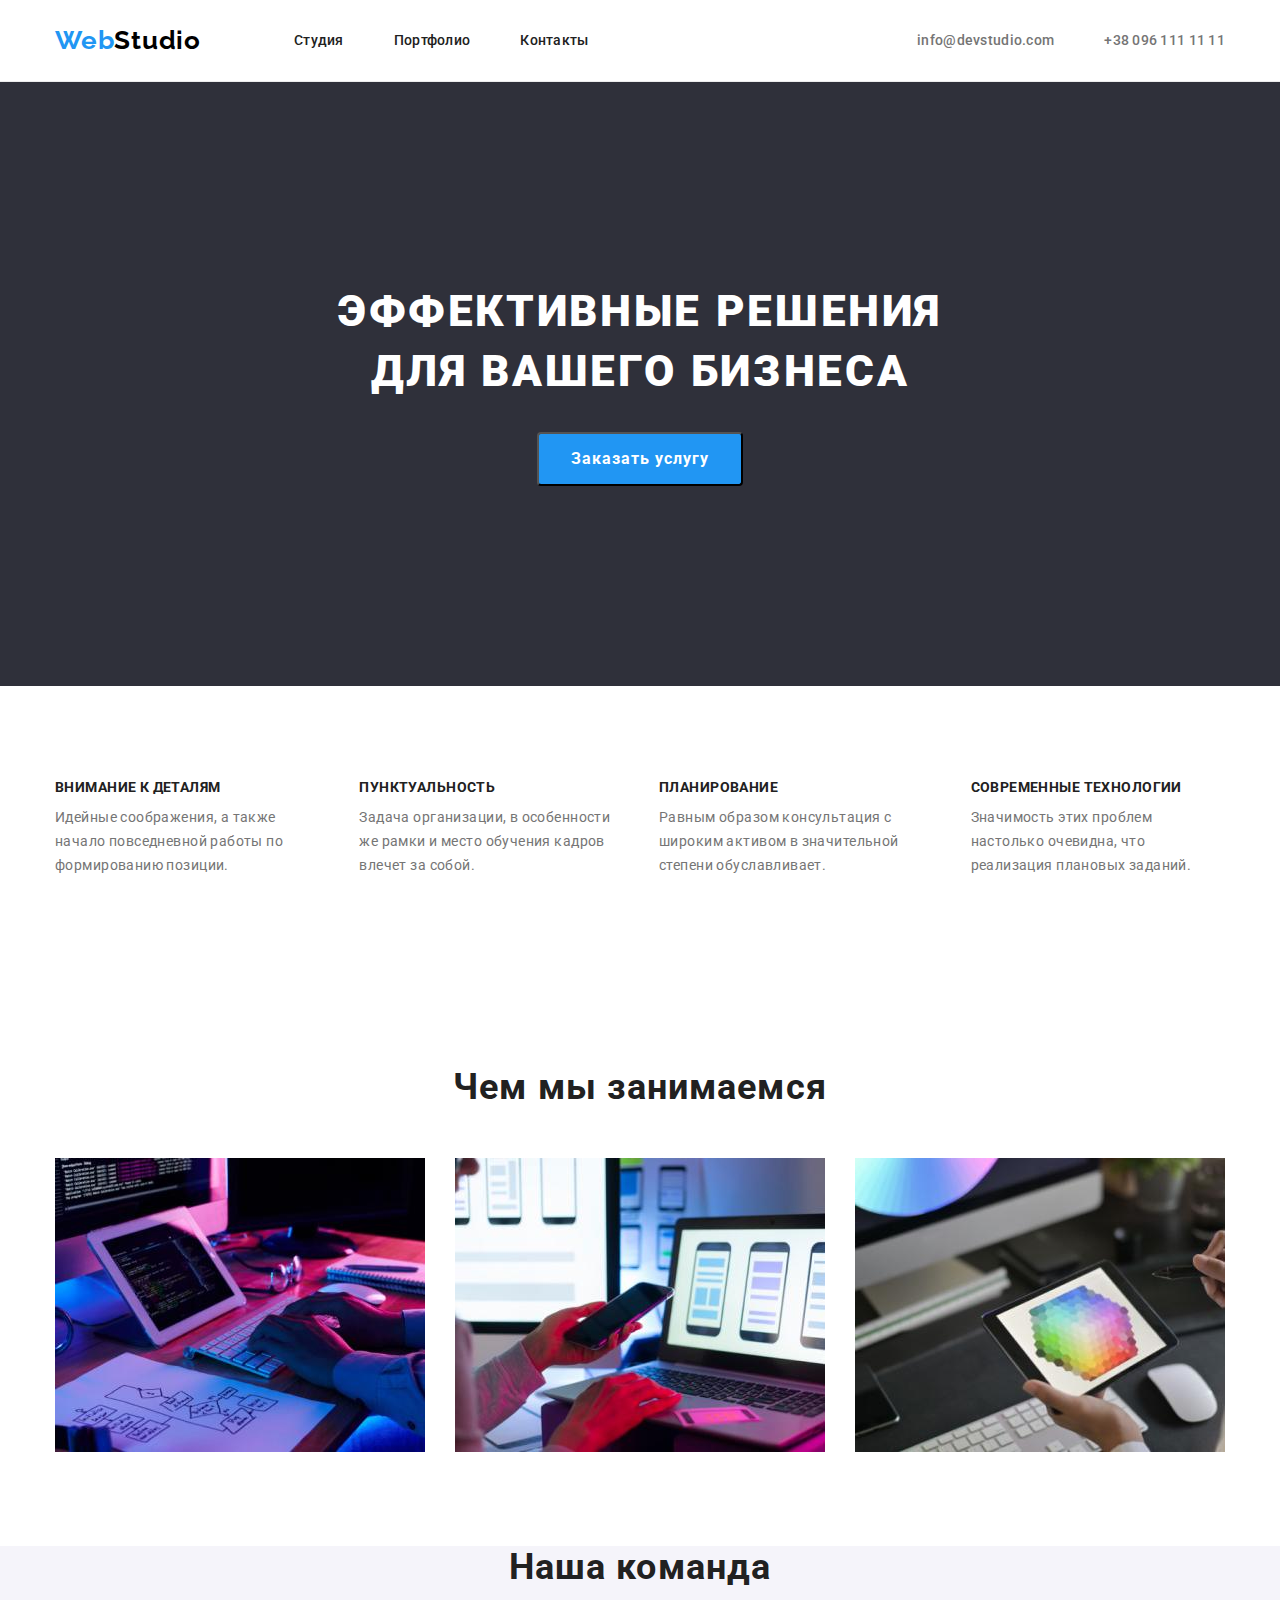
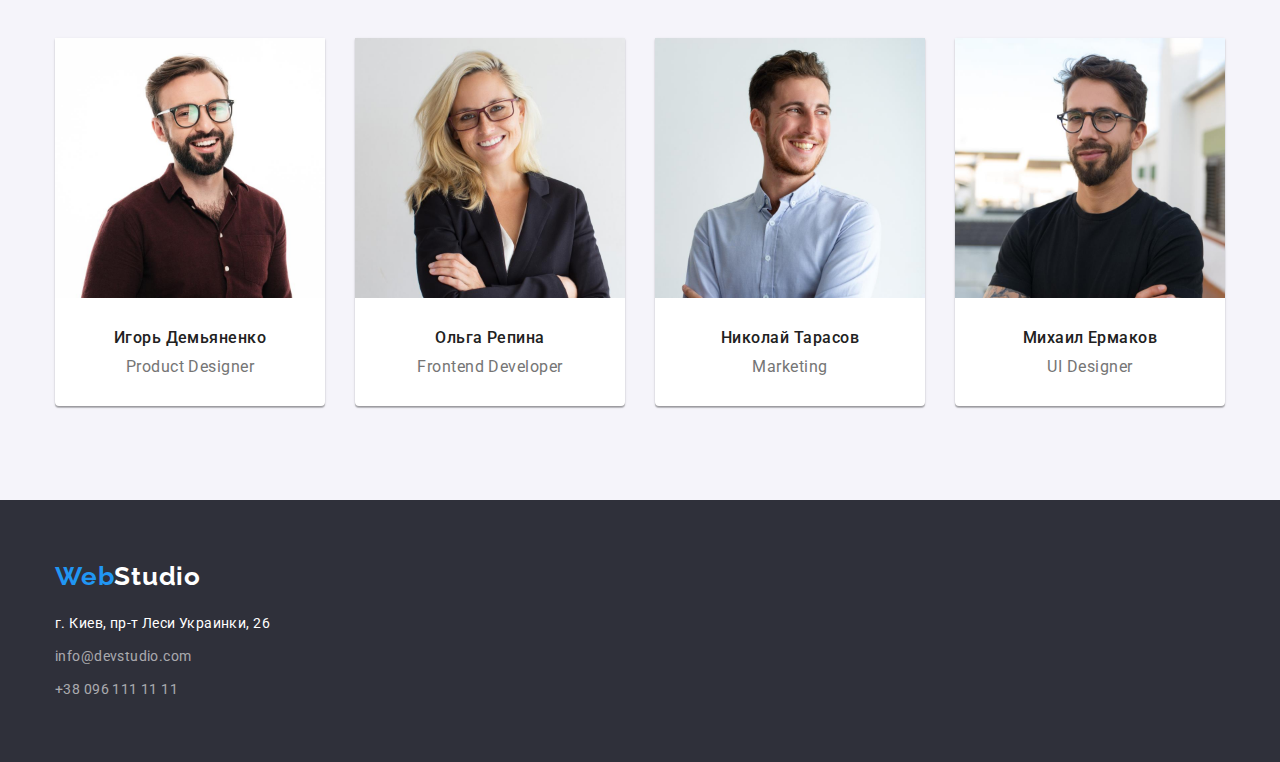
<file: index.html>
<!DOCTYPE html>
<html lang="ru">
<head>
    <meta charset="UTF-8">
    <meta http-equiv="X-UA-Compatible" content="IE=edge">
    <meta name="viewport" content="width=device-width, initial-scale=1.0">
    <title>homework3</title>
    <link rel="stylesheet" href="https://cdnjs.cloudflare.com/ajax/libs/modern-normalize/1.1.0/modern-normalize.css" integrity="sha512-Y0MM+V6ymRKN2zStTqzQ227DWhhp4Mzdo6gnlRnuaNCbc+YN/ZH0sBCLTM4M0oSy9c9VKiCvd4Jk44aCLrNS5Q==" crossorigin="anonymous" referrerpolicy="no-referrer" />
    <link rel="preconnect" href="https://fonts.googleapis.com">
    <link rel="preconnect" href="https://fonts.gstatic.com" crossorigin>
    <link href="https://fonts.googleapis.com/css2?family=Raleway:wght@700&family=Roboto:wght@400;500;700;900&display=swap" rel="stylesheet">
    <link rel="stylesheet" href="css/styles.css">
</head>

<body>
<!-- header -->
    <header class="top-line">
        <div class="container header-container">
        <nav class="navigation">
            <a href="./index.html" class="web-studio link">Web<span class="studio-up">Studio</span></a>

            <ul class="menu-nav list">
                <li class="menu-nav-item "><a href="./index.html" class="menu-nav-link link current">Студия</a></li>
                <li class="menu-nav-item"><a href="./portfolio.html" class="menu-nav-link link">Портфолио</a></li>
                <li class="menu-nav-item"><a href="" class="menu-nav-link link">Контакты</a></li>
            </ul>
        </nav>
        <ul class="list headrer-contacts">
            <li class="contact-item"><a href="mailto:info@devstudio.com" class="contact-link link">info@devstudio.com</a></li>
            <li class="contact-item"><a href="tel:+380961111111" class="contact-link link">+38 096 111 11 11</a></li>
        </ul>
    </div>
    </header>

    <!-- Основа -->
    <main>
            <!-- Шапка -->
                <section class="section hero">
                    <div class="container ">
                        <h1 class="hero-title">Эффективные решения <br />
                            для вашего бизнеса</h1>
                        <button type="button" class="hero-button">Заказать услугу </button>
                    </div>
                </section>   
                <!-- Особености -->
        <section class="section">      
            <div class="container">
                <!-- <h2></h2> -->
                <ul class="list features"> 
                    <li class="item">
                        <h3 class="title-features">Внимание к деталям</h3>
                        <p class="features-text">Идейные соображения, а также начало повседневной работы по формированию позиции.</p>
                    </li>
                    <li class="item">
                        <h3 class="title-features">Пунктуальность</h3>
                        <p class="features-text">Задача организации, в особенности же рамки и место обучения кадров влечет за собой.</p>
                    </li>
                    <li class="item">
                        <h3 class="title-features">Планирование</h3>
                        <p class="features-text">Равным образом консультация с широким активом в значительной степени обуславливает.</p>
                    </li>
                    <li class="item">
                        <h3 class="title-features">Современные технологии</h3>
                        <p class="features-text">Значимость этих проблем настолько очевидна, что реализация плановых заданий.</p>
                    </li>
                </ul>
        </div>
         </section>
        <!-- Чем мы занимаеся -->
        <section class="section">
            <div class="container">
                <h2 class="section-title">Чем мы занимаемся</h2>
                <ul class="list about-list">
                    <li class="item"><img src="./images/box1.jpg" alt="кодинг на IPad" width="370" /></li>
                    <li class="item"><img src="./images/box2.jpg" alt="верстка для IPhone" width="370"/></li>
                    <li class="item"><img src="./images/box3.jpg" alt="палитра на IPad" width="370"/></li>
                </ul>
            </div>
        </section>
        <!-- Наша команда -->
        <section class="team-section section">
            <div class="container">
                <h2 class="section-title">Наша команда</h2>
                <ul class="list team-list">
                    <li class="team-card"><img src="./images/igor.jpg" alt="Игорь Демьяненко" width="270"/>
                        <div class="member-description">
                            <h4 class="member-name">Игорь Демьяненко</h4>
                            <p class="member-position" lang="en">Product Designer</p>
                        </div>
                    </li>
                    <li class="team-card"><img src="./images/olga.jpg" alt="Ольга Репина" width="270"/>
                        <div class="member-description">
                            <h4 class="member-name">Ольга Репина</h4>
                            <p class="member-position" lang="en">Frontend Developer</p>
                        </div>
                    </li>
                    <li class="team-card"><img src="./images/nikola.jpg" alt="Николай Тарасов" width="270"/>
                        <div class="member-description">
                            <h4 class="member-name">Николай Тарасов</h4>
                            <p class="member-position" lang="en">Marketing</p>
                        </div>
                    </li>
                    <li class="team-card"><img src="./images/michael.jpg" alt="Михаил Ермаков" width="270"/>
                        <div class="member-description">
                            <h4 class="member-name">Михаил Ермаков</h4>
                            <p class="member-position" lang="en">UI Designer</p>
                        </div>
                    </li>

                </ul>
        </div>
        </section>


    </main>
<!-- Футер -->
    <footer class="footer">
        <div class="container">
            <div class="web-studio-footer">
            <a href="./index.html" class="web-studio  link">Web<span class="studio-down" lang="en">Studio</span></a>
            </div>
            <address class="adress">
            <ul class="list">
                <li class="adress-item">
                    <a href="https://goo.gl/maps/PEtUD6FRup9HMeJw8" class="map-link link">г. Киев, пр-т Леси Украинки, 26</a>
                </li>
                <li class="adress-item"><a href="mailto:info@devstudio.com" class="contacts link" lang="en">info@devstudio.com</a></li>
                <li class="adress-item"><a href="tel:+380961111111" class="contacts link">+38 096 111 11 11</a></li>
            </ul>
            </address>
    </div>

    </footer>

</body>
</html>
</file>
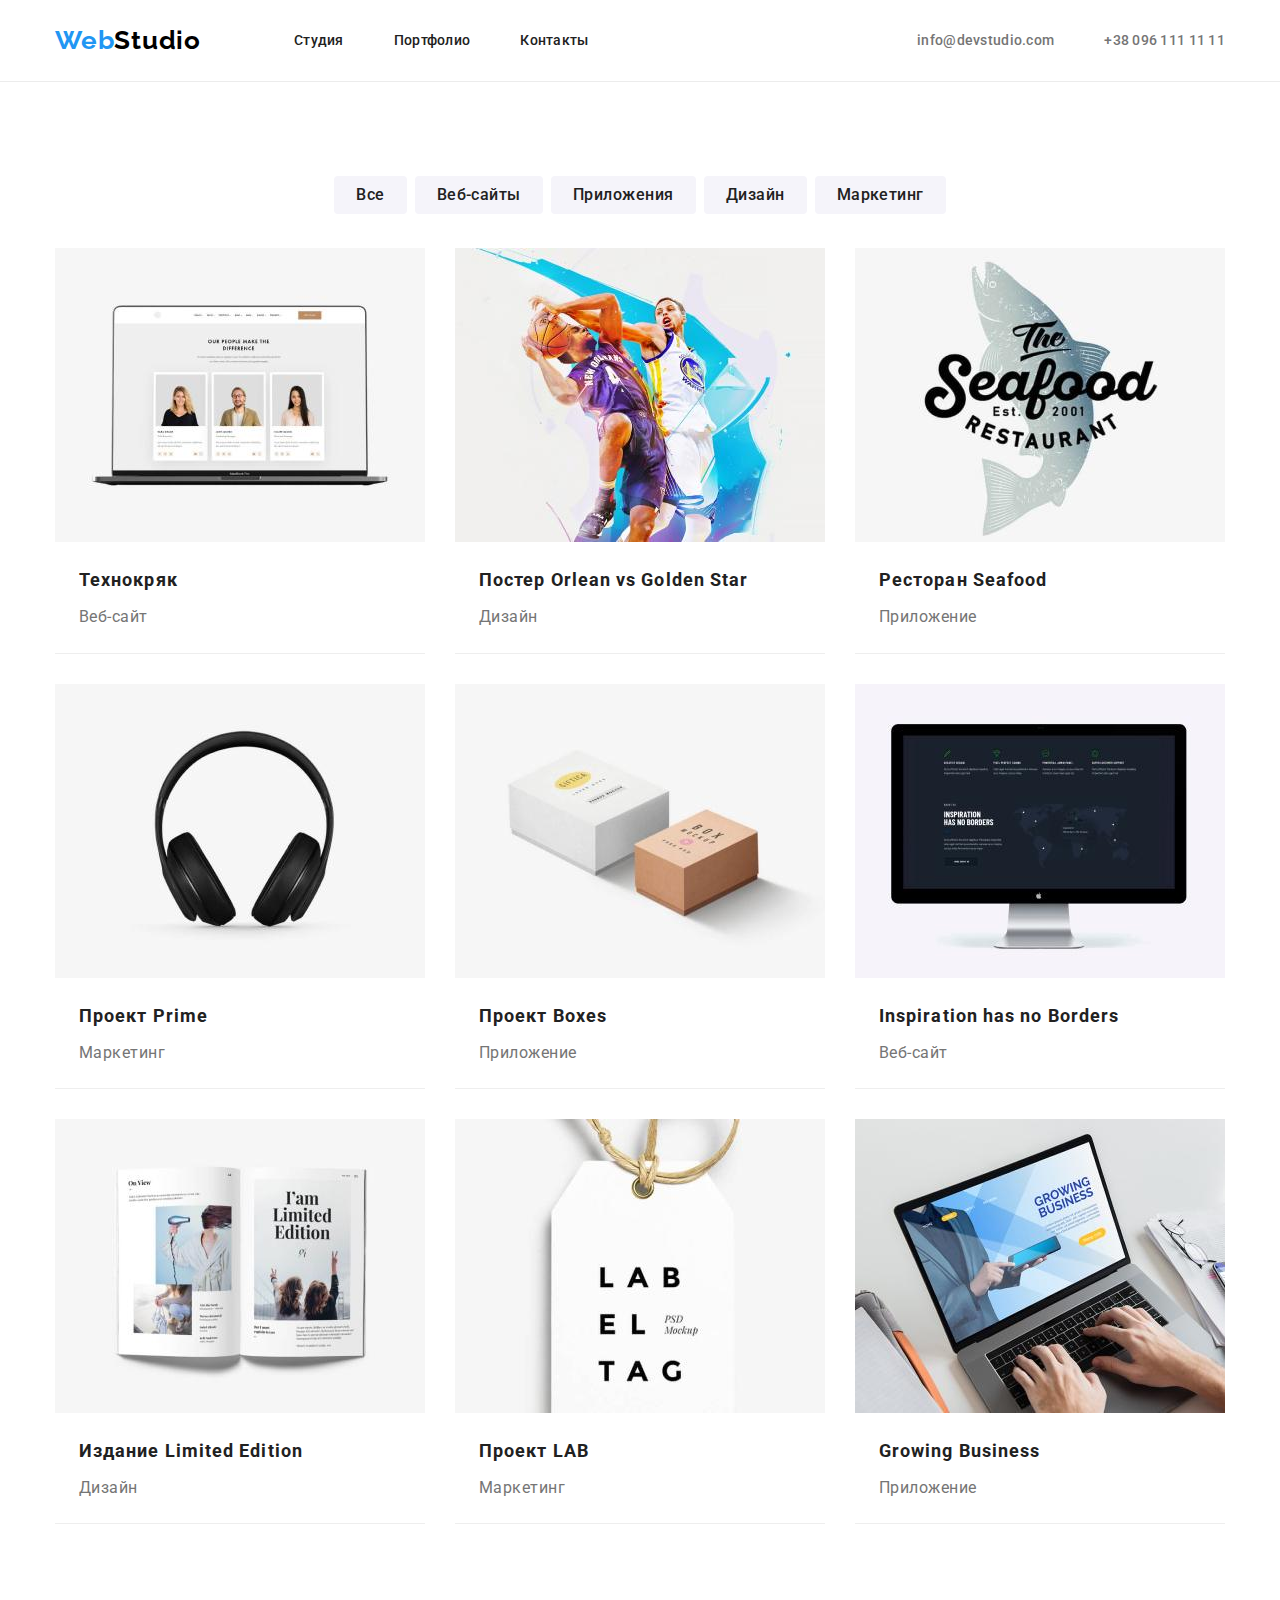
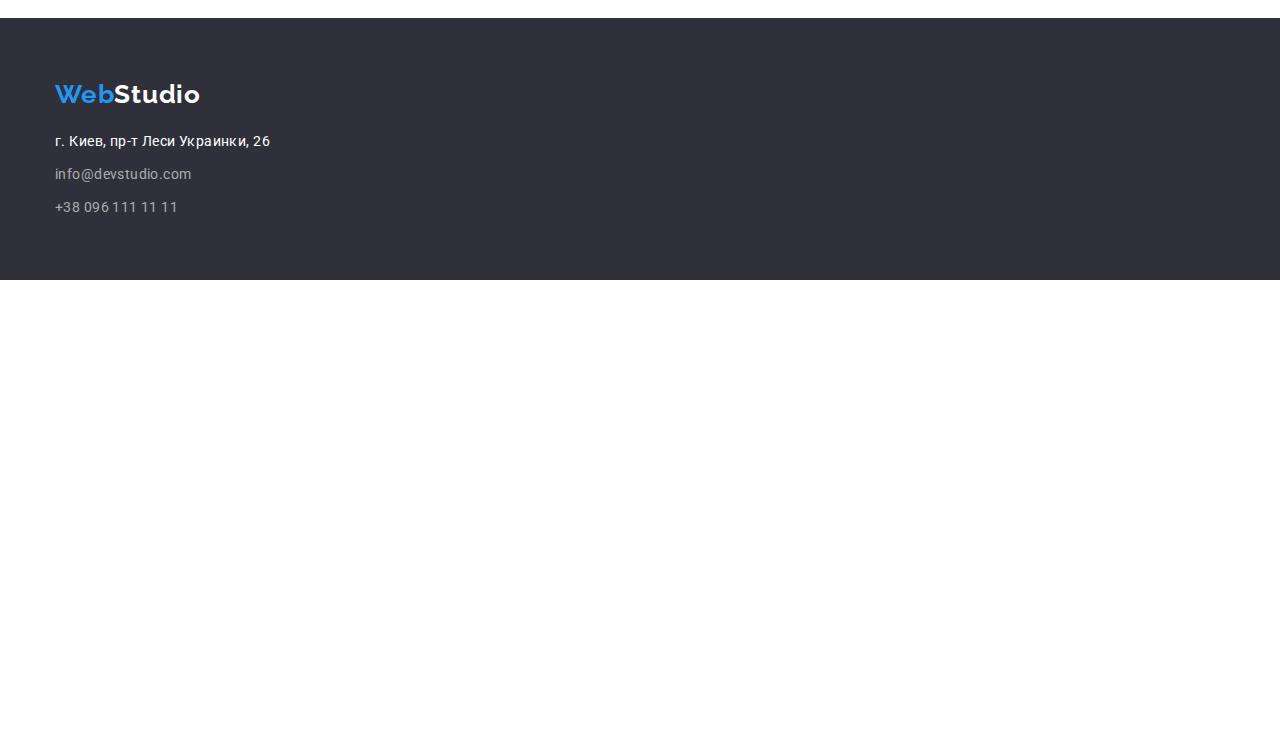
<file: portfolio.html>
<!DOCTYPE html>
<html lang="ru">
<head>
    <meta charset="UTF-8">
    <meta http-equiv="X-UA-Compatible" content="IE=edge">
    <meta name="viewport" content="width=device-width, initial-scale=1.0">
    <title>homework3</title>
    <link rel="stylesheet" href="https://cdnjs.cloudflare.com/ajax/libs/modern-normalize/1.1.0/modern-normalize.css" integrity="sha512-Y0MM+V6ymRKN2zStTqzQ227DWhhp4Mzdo6gnlRnuaNCbc+YN/ZH0sBCLTM4M0oSy9c9VKiCvd4Jk44aCLrNS5Q==" crossorigin="anonymous" referrerpolicy="no-referrer" />
    <link rel="preconnect" href="https://fonts.googleapis.com">
    <link rel="preconnect" href="https://fonts.gstatic.com" crossorigin>
    <link href="https://fonts.googleapis.com/css2?family=Raleway:wght@700&family=Roboto:wght@400;500;700;900&display=swap" rel="stylesheet">
    <link rel="stylesheet" href="css/styles.css">

</head>

<body>
<!-- header -->
    <header class="top-line">
        <div class="container header-container">
            <nav class="navigation">
                <a href="./index.html" class="web-studio link">Web<span class="studio-up">Studio</span></a>
    
                <ul class="menu-nav list">
                    <li class="menu-nav-item"><a href="./index.html" class="menu-nav-link link">Студия</a></li>
                    <li class="menu-nav-item "><a href="./portfolio.html" class="menu-nav-link link current">Портфолио</a></li>
                    <li class="menu-nav-item"><a href="" class="menu-nav-link link">Контакты</a></li>
                </ul>
            </nav>
            <ul class="list headrer-contacts">
                <li class="contact-item"><a href="mailto:info@devstudio.com"
                        class="contact-link link">info@devstudio.com</a></li>
                <li class="contact-item"><a href="tel:+380961111111" class="contact-link link">+38 096 111 11 11</a></li>
            </ul>
        </div>
    </header>

    <!-- Основа -->
    <main>
        <section class="section">
            <div class="container">
            <!-- Фильтр -->
                <ul class="list filter-buttons">
                    <li class="filter-button-item"><button type="button" class="filter-button">Все</button></li>
                    <li class="filter-button-item"><button type="button" class="filter-button">Веб-сайты</button></li>
                    <li class="filter-button-item"><button type="button" class="filter-button">Приложения</button></li>
                    <li class="filter-button-item"><button type="button" class="filter-button">Дизайн</button></li>
                    <li class="filter-button-item"><button type="button" class="filter-button">Маркетинг</button></li>
                </ul>
            
           <!-- Наполнение -->
                  <ul class="projects list">
                    <li class="project-card"><img src="./images/techcrack.jpg" alt="macbook" width="370"/>
                        <div class="project-description">
                        <h4 class="project-name">Технокряк</h4>
                        <p class="project-position">Веб-сайт</p>
                        </div>
                    </li>
                    <li class="project-card"><img src="./images/basketball.jpg" alt="basketball" width="370"/>
                        <div class="project-description">
                        <h4 class="project-name">Постер <span lang="en"> Orlean vs Golden Star</span></h4>
                        <p class="project-position">Дизайн</p>
                        </div>
                    </li>
                    <li class="project-card"><img src="./images/seafood.jpg" alt="restauran logo" width="370"/>
                        <div class="project-description">
                        <h4 class="project-name">Ресторан <span lang="en">Seafood</span></h4>
                        <p class="project-position">Приложение</p>
                        </div>
                    </li>
                    <li class="project-card"><img src="./images/prime.jpg" alt="phones" width="370"/>
                        <div class="project-description">
                        <h4 class="project-name">Проект <span lang="en">Prime</span></h4>
                        <p class="project-position">Маркетинг</p>
                        </div>
                    </li>
                    <li class="project-card"><img src="./images/boxes.jpg" alt="boxes" width="370"/>
                        <div class="project-description">
                        <h4 class="project-name">Проект <span lang="en">Boxes</span></h4>
                        <p class="project-position">Приложение</p>
                        </div>
                    </li>
                    <li class="project-card"><img src="./images/border.jpg" alt="imac" width="370"/>
                        <div class="project-description">
                        <h4 class="project-name" lang="en">Inspiration has no Borders</h4>
                        <p class="project-position">Веб-сайт</p>
                        </div>
                    </li>
                    <li class="project-card"><img src="./images/limitededition.jpg" alt="book" width="370"/>
                        <div class="project-description">
                        <h4 class="project-name"> Издание <span lang="en">Limited Edition</span></h4>
                        <p class="project-position">Дизайн</p>
                        </div>
                    </li>
                    <li class="project-card"><img src="./images/lab.jpg" alt="lable" width="370"/>
                        <div class="project-description">
                        <h4 class="project-name">Проект <span lang="en">LAB</span></h4>
                        <p class="project-position">Маркетинг</p>
                        </div>
                    </li>
                    <li class="project-card"><img src="./images/growing.jpg" alt="growing business" width="370"/>
                        <div class="project-description">
                        <h4 class="project-name" lang="en">Growing Business</h4>
                        <p class="project-position">Приложение</p>
                        </div>
                    </li>

                 </ul>
            </div>
        </section>
         
    </main>
<!-- Футер -->
    <footer class="footer">
        <div class="container">
            <div class="web-studio-footer">
                <a href="./index.html" class="web-studio  link">Web<span class="studio-down" lang="en">Studio</span></a>
            </div>
            <address class="adress">
                <ul class="list">
                    <li class="adress-item">
                        <a href="https://goo.gl/maps/PEtUD6FRup9HMeJw8" class="map-link link">г. Киев, пр-т Леси Украинки,
                            26</a>
                    </li>
                    <li class="adress-item"><a href="mailto:info@devstudio.com" class="contacts link"
                            lang="en">info@devstudio.com</a></li>
                    <li class="adress-item"><a href="tel:+380961111111" class="contacts link">+38 096 111 11 11</a></li>
                </ul>
            </address>
        </div>
    
    </footer>

</body>
</html>
</file>
<file: css/styles.css>
:root {
    --primary-font-family: "Roboto", sans-serif;
    --primary-text-color-ligth: #212121; 
    --secondary-text-color-ligth: #757575; 
    --primary-text-color-dark: #FFFFFF; 
}

body {
    font-family: var(--primary-font-family);
    position: relative;
    max-width: 1600px;
    height: 2349px;
    background: #FFFFFF;
    color: var(--primary-text-color-ligth);
}

h1,
h2,
h3,
h4,
h5,
h6,
p {
  margin-top: 0;
  margin-bottom: 0;
}

ul,
ol {
  margin-top: 0;
  margin-bottom: 0;
  padding-left: 0;
}

img {
  display: block;
  width: 100%;
  height: auto;
}

.list{
    list-style: none;
}

.link {
    text-decoration: none;
}

.current {
    color: #2196F3;
}

.section {
    padding-top: 94px;
    padding-bottom: 94px;
  }
  
  .container {
    width: 1200px;
    padding-left: 15px;
    padding-right: 15px;
    margin-left: auto;  
    margin-right: auto;
  }

  .item:not(:last-child){
    margin-right: 30px;
  }
/* ========header======= */
.top-line{
    padding-top: 24px;
    padding-bottom: 25px;
    border-bottom: 1px solid #ECECEC;
}

.header-container{
    display: flex;
    align-items: center;
    
}

.navigation{
    display: flex;
    align-items: center;  
}

.web-studio {
    margin-right: 93px;
    font-family: "Raleway";
    font-weight: 700;
    font-size: 26px;
    line-height: 1.24;
    letter-spacing: 0.03em;
    color: #2196F3;
}

.studio-up {
    font-family: "Raleway";
    font-weight: 700;
    font-size: 26px;
    line-height: 1.24;
    letter-spacing: 0.03em;
    color: #000000; 
}

.menu-nav {
    display: flex;
    align-items: center; 
}

.menu-nav-item:not(:last-child){ 
    margin-right: 50px;
}

.menu-nav-link {
    font-weight: 500;
    font-size: 14px;
    line-height: 1.14;
    letter-spacing: 0.02em;
    color: var(--primary-text-color-ligth);
}

.menu-nav-link:hover{
    color: #2196F3;
}
.menu-nav-link:focus{
    color: #2196F3;
}

.headrer-contacts{
    display: flex;
    align-items: center; 
    margin-left: auto;
}

.contact-item:not(:last-child){
    margin-right: 50px;
}

.contact-link {
font-weight: 500;
font-size: 14px;
line-height: 16px;
letter-spacing: 0.02em;
color: var(--secondary-text-color-ligth);
}

.contact-link:hover {
    color: #2196F3;
}
.contact-link:focus {
    color: #2196F3;
}
/* =======end header======= */
/* ======STUDIO====== */
/* =======hero======= */
.hero {
    padding-top: 200px;
    padding-bottom: 200px;
    background: #2F303A;
    justify-content: center;
}

.hero-title {
    margin-bottom: 30px;
    font-weight: 900;
    font-size: 44px;
    line-height: 1.36;
    text-align: center;
    letter-spacing: 0.06em;
    text-transform: uppercase;
    color: var(--primary-text-color-dark);
}

.hero-button{
    padding: 10px 32px;
    margin-left: auto;
    margin-right: auto;
    /* margin-bottom: 200px; */
    background-color: #2196F3;
    font-family: var(--primary-font-family);
    font-weight:700;
    font-size: 16px;
    line-height:1.88;
    display: flex;
    align-items: center;
    text-align: center;
    letter-spacing: 0.06em;
    color: var(--primary-text-color-dark);
    border-radius: 4px;
    cursor: pointer;
}

.hero-button:hover{
    background: #188CE8;
}
.hero-button:focus{
    background: #188CE8;
}
/* ======end hero====== */
/* ======features====== */
.features{
    display: flex;
}

.features-item:not(:last-child){
    margin-right: 30px;
}

.title-features{
    margin-bottom: 10px;
    font-weight: 700;
    font-size: 14px;
    line-height: 1.14;
    letter-spacing: 0.03em;
    text-transform: uppercase;
    color: var(--primary-text-color-ligth);
}

.features-text{
    font-weight: normal;
    font-size: 14px;
    line-height:1.71;
    letter-spacing: 0.03em;
    color: var(--secondary-text-color-ligth);
}
/* =====end features===== */

/* =====about====== */
.about-list{
    display: flex;
}

.section-title{
    margin-bottom: 50px;
    font-weight: 700;
    font-size: 36px;
    line-height: 1.17;
    text-align: center;
    letter-spacing: 0.03em;
    color: var(--primary-text-color-ligth);
}

/* =====our team===== */
.team-section{
    padding-top: 0px;
    background-color: #F5F4FA;
}

.team-list{
    display: flex;
    /* flex-wrap: wrap; */
    margin-left: -30px;
    margin-top: -30px;
}

.team-card{

    margin-left: 30px;
    margin-top: 30px;
    flex-basis: calc((100% - 120) / 4);
    background: #FFFFFF;   
    box-shadow: 0px 1px 3px rgba(0, 0, 0, 0.12), 0px 1px 1px rgba(0, 0, 0, 0.14), 0px 2px 1px rgba(0, 0, 0, 0.2);
    border-radius: 0px 0px 4px 4px; 
}

.member-description{
    margin-top: 30px;
    margin-bottom: 30px;
}

.member-name{
    /* margin-top: 30px; */
    margin-bottom: 10px;
    font-weight: 500;
    font-size: 16px;
    line-height: 1.19;
    text-align: center;
    letter-spacing: 0.03em;
    color: var(--primary-text-color-ligth);
}

.member-position{
    font-weight: 400;
    font-size: 16px;
    line-height: 1.19;
    text-align: center;
    letter-spacing: 0.03em;
    color: var(--secondary-text-color-ligth);
}
/* ======end our team====== */
/* ======END STUDIO====== */
/* ======PORTOLIO====== */
.filter-buttons{
    display: flex;
    justify-content: center;
    margin-bottom: 34px;
}

.filter-button-item:not(:last-child){
    margin-right: 8px;
}

.filter-button{
    padding: 6px 22px;
    margin-left: auto;
    margin-right: auto;
    border: none;
    background-color: #F5F4FA;
    font-family: Roboto;
    font-style: normal;
    font-weight: 500;
    font-size: 16px;
    line-height: 1.63;
    text-align: center;
    letter-spacing: 0.03em;
    color: var(--primary-text-color-ligth);
    border-radius: 4px;
    cursor: pointer;
}

.filter-button:focus{
background: #2196F3;
color: var(--primary-text-color-dark);
}

.filter-button:hover{
    background: #2196F3;
    color: var(--primary-text-color-dark);
    }

.projects{ 
    display: flex;
    flex-wrap: wrap;
    margin-left: -30px;
    margin-top: -30px;
}

.project-card{
    margin-left: 30px;
    margin-top: 30px;
    flex-basis: calc((100% - 90) / 3);
    background: #FFFFFF;
    border-bottom: 1px solid #EEEEEE;
    box-sizing: border-box;
}

.project-description{
    padding-left: 24px;
    padding-bottom: 20px;
    padding-top: 20px;
    text-align: left;
}

.project-name{
    margin-bottom: 4px;
    /* padding-left: 24px; */
    font-weight: 700;
    font-size: 18px;
    line-height: 2;
    letter-spacing: 0.06em;
    color: var(--primary-text-color-ligth);
}

.project-position{

    font-weight: 400;
    font-size: 16px;
    line-height: 1.89;
    letter-spacing: 0.03em;
    color: var(--secondary-text-color-ligth);
}    
/* ======footer====== */
.footer{
    padding-top: 60px;
    padding-bottom: 60px;
    background: #2F303A;
}

.web-studio-footer{
    margin-bottom: 20px;
}
.studio-down{
    font-family: "Raleway";
    font-weight: bold;
    font-size: 26px;
    line-height: 1.19;
    letter-spacing: 0.03em;
    color: var(--primary-text-color-dark);
}

.adress{
    /* margin-top: 20px; */
} 

.map-link{
font-style: normal;
font-weight: 400;
font-size: 14px;
line-height: 1.71;
letter-spacing: 0.03em;
color: var(--primary-text-color-dark);
}

.map-link:hover{
    color: #188CE8;
}
.map-link:focus{
    color: #188CE8;
}

.adress-item:not(:last-child){
    margin-bottom: 9px;
}

.contacts {
font-style: normal;
font-weight: normal;
font-size: 14px;
line-height: 1.71;
letter-spacing: 0.03em;
color: rgba(255, 255, 255, 0.6);
}

.contacts:hover{
    color: #188CE8;
}
.contacts:focus{
    color: #188CE8;
}
</file>
